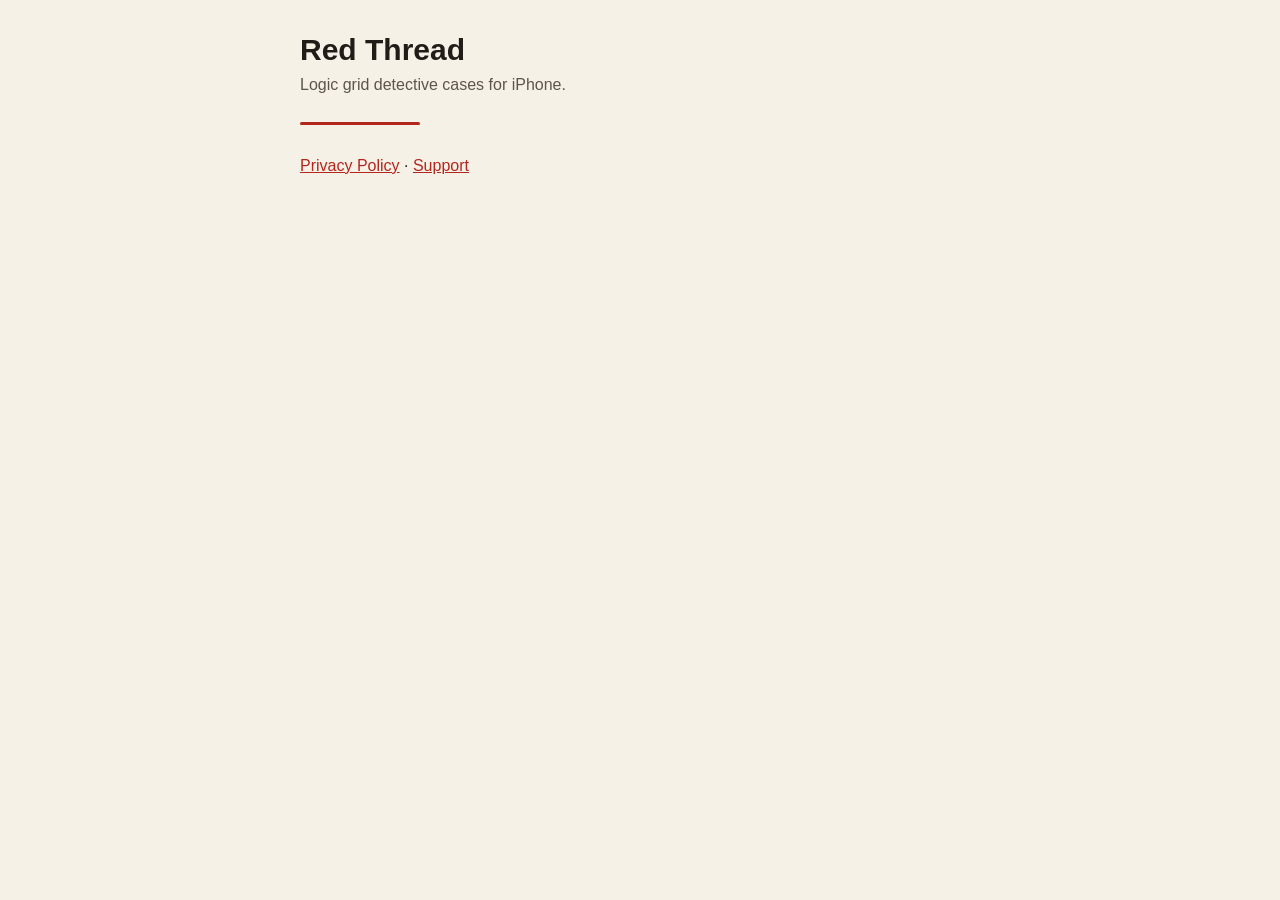
<file: index.html>
<!doctype html><html lang="en"><head><meta charset="utf-8"><meta name="viewport" content="width=device-width,initial-scale=1"><title>Red Thread</title><link rel="stylesheet" href="style.css"></head>
<body><main><h1>Red Thread</h1><p class="sub">Logic grid detective cases for iPhone.</p><div class="thread"></div>
<p><a href="privacy/">Privacy Policy</a> · <a href="support/">Support</a></p></main></body></html>
</file>
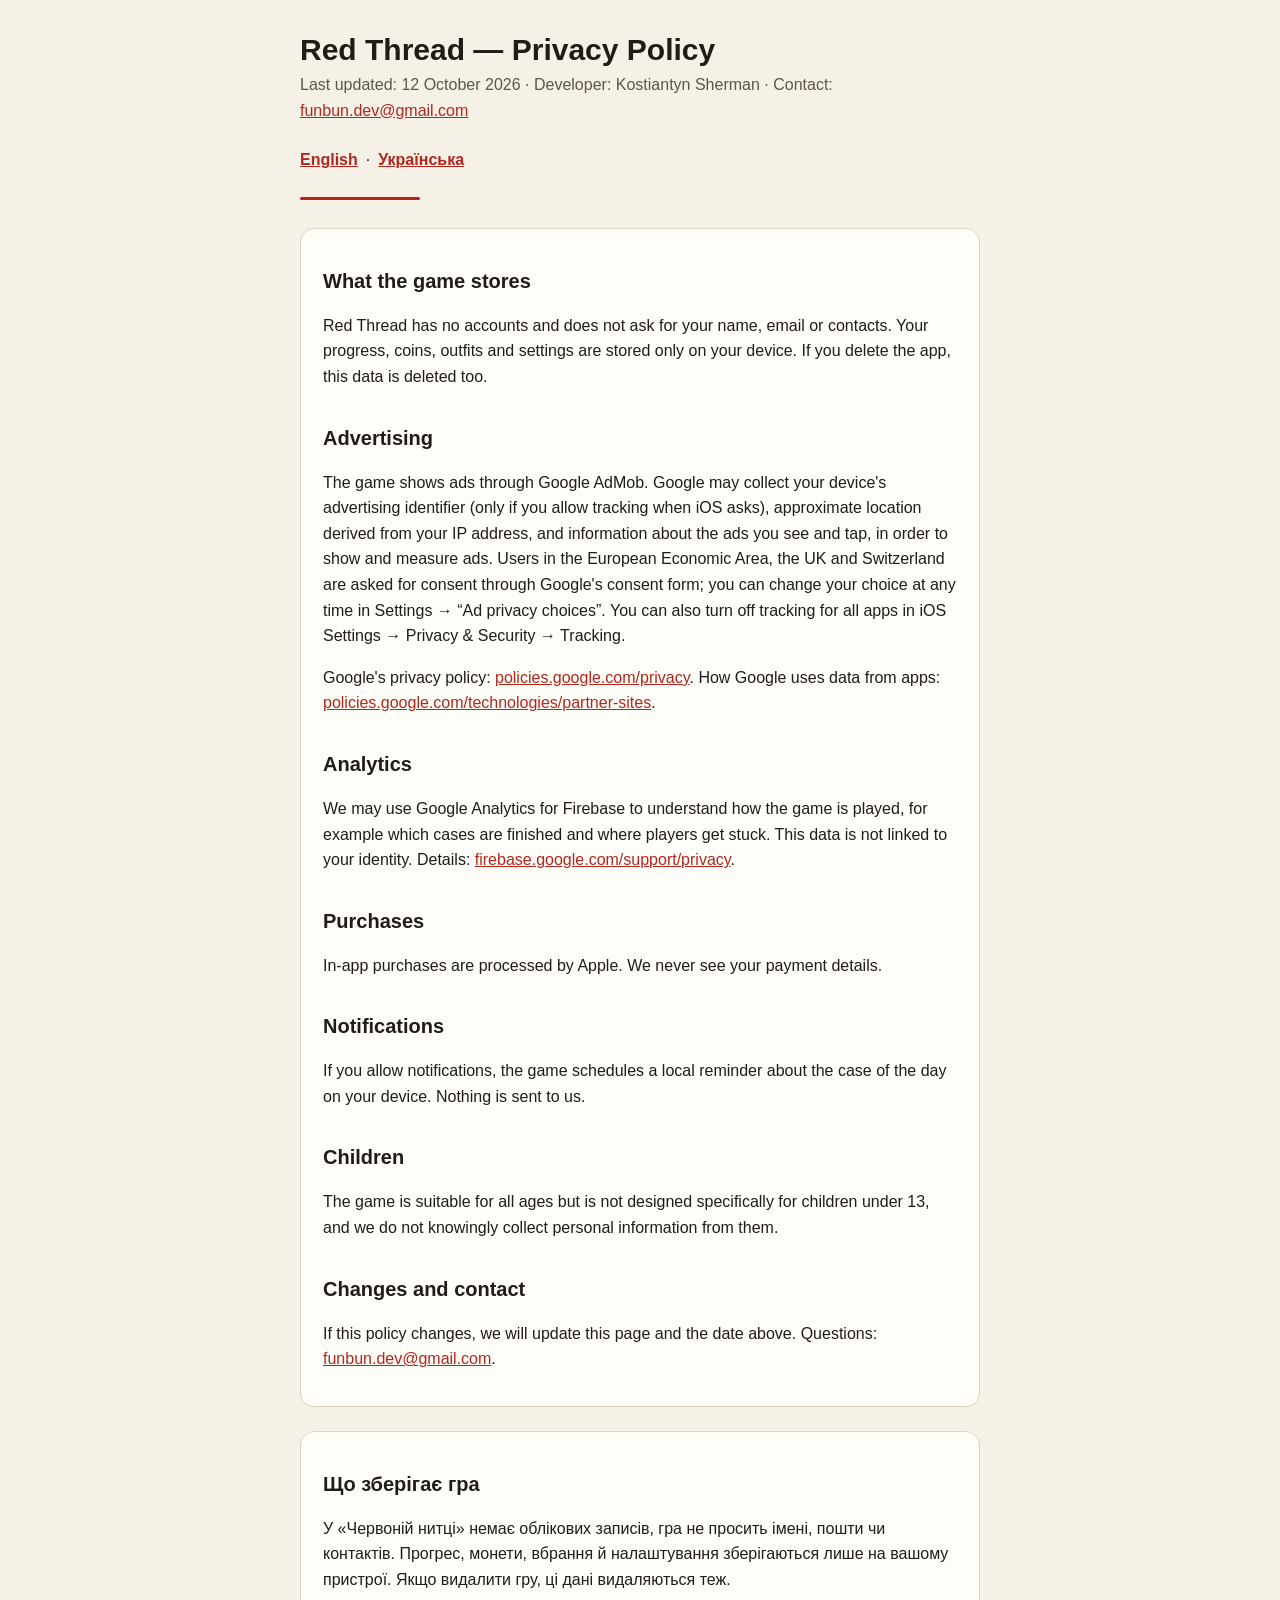
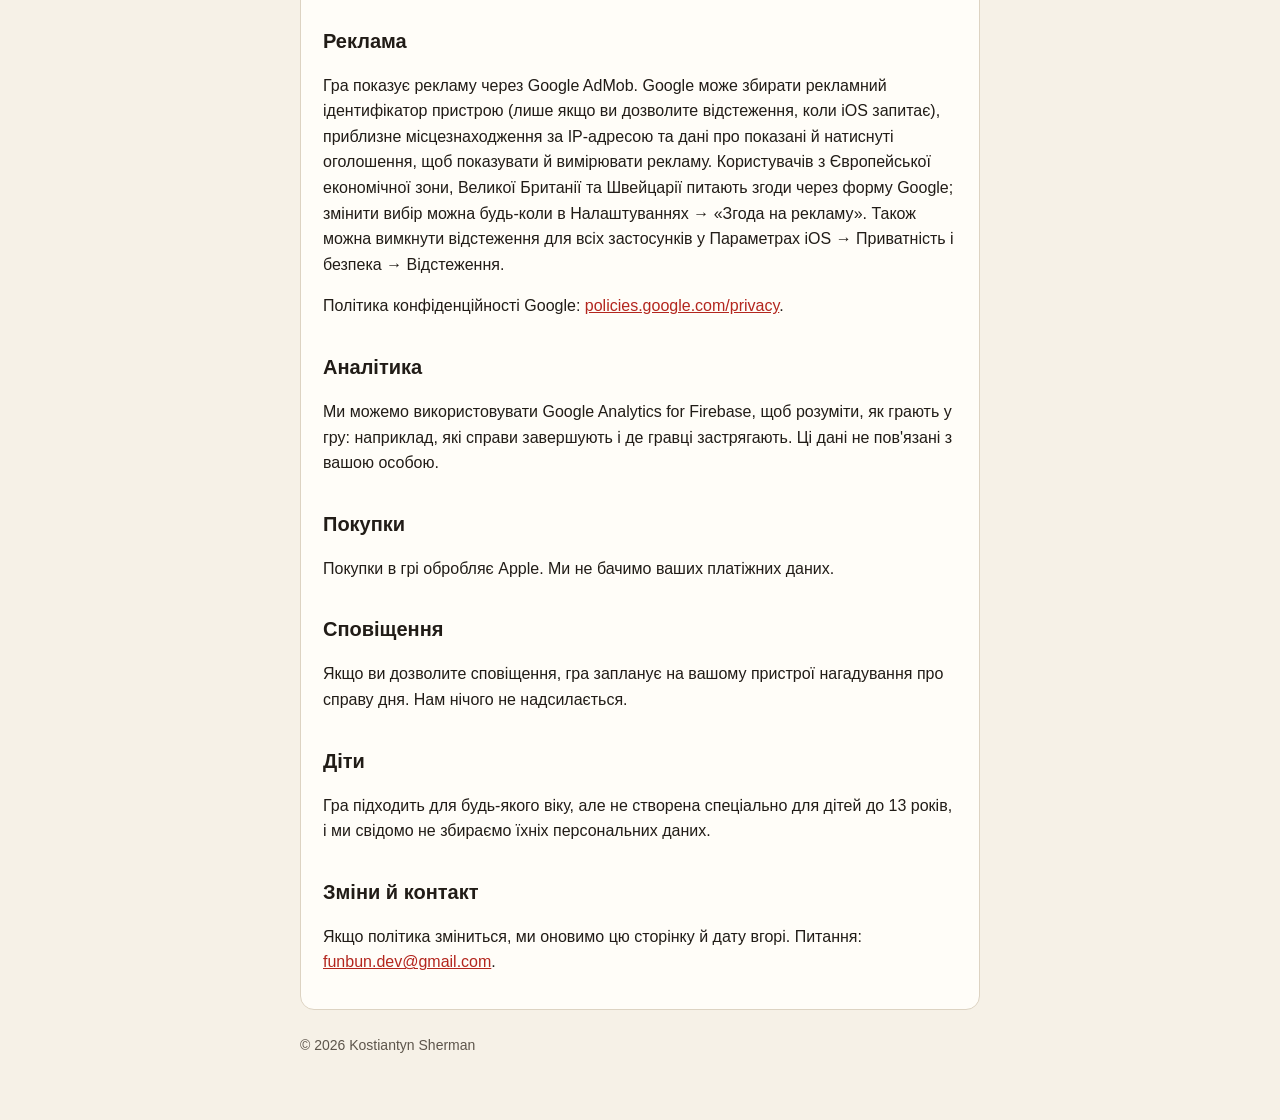
<file: privacy/index.html>
<!doctype html>
<html lang="en">
<head>
<meta charset="utf-8"><meta name="viewport" content="width=device-width,initial-scale=1">
<title>Red Thread — Privacy Policy</title>
<link rel="stylesheet" href="../style.css">
</head>
<body><main>
<h1>Red Thread — Privacy Policy</h1>
<p class="sub">Last updated: 12 October 2026 · Developer: Kostiantyn Sherman · Contact: <a href="mailto:funbun.dev@gmail.com">funbun.dev@gmail.com</a></p>
<div class="lang"><a href="#en">English</a> · <a href="#uk">Українська</a></div>
<div class="thread"></div>

<section id="en">
<h2>What the game stores</h2>
<p>Red Thread has no accounts and does not ask for your name, email or contacts. Your progress, coins, outfits and settings are stored only on your device. If you delete the app, this data is deleted too.</p>
<h2>Advertising</h2>
<p>The game shows ads through Google AdMob. Google may collect your device's advertising identifier (only if you allow tracking when iOS asks), approximate location derived from your IP address, and information about the ads you see and tap, in order to show and measure ads. Users in the European Economic Area, the UK and Switzerland are asked for consent through Google's consent form; you can change your choice at any time in Settings → “Ad privacy choices”. You can also turn off tracking for all apps in iOS Settings → Privacy &amp; Security → Tracking.</p>
<p>Google's privacy policy: <a href="https://policies.google.com/privacy">policies.google.com/privacy</a>. How Google uses data from apps: <a href="https://policies.google.com/technologies/partner-sites">policies.google.com/technologies/partner-sites</a>.</p>
<h2>Analytics</h2>
<p>We may use Google Analytics for Firebase to understand how the game is played, for example which cases are finished and where players get stuck. This data is not linked to your identity. Details: <a href="https://firebase.google.com/support/privacy">firebase.google.com/support/privacy</a>.</p>
<h2>Purchases</h2>
<p>In-app purchases are processed by Apple. We never see your payment details.</p>
<h2>Notifications</h2>
<p>If you allow notifications, the game schedules a local reminder about the case of the day on your device. Nothing is sent to us.</p>
<h2>Children</h2>
<p>The game is suitable for all ages but is not designed specifically for children under 13, and we do not knowingly collect personal information from them.</p>
<h2>Changes and contact</h2>
<p>If this policy changes, we will update this page and the date above. Questions: <a href="mailto:funbun.dev@gmail.com">funbun.dev@gmail.com</a>.</p>
</section>

<section id="uk" lang="uk">
<h2>Що зберігає гра</h2>
<p>У «Червоній нитці» немає облікових записів, гра не просить імені, пошти чи контактів. Прогрес, монети, вбрання й налаштування зберігаються лише на вашому пристрої. Якщо видалити гру, ці дані видаляються теж.</p>
<h2>Реклама</h2>
<p>Гра показує рекламу через Google AdMob. Google може збирати рекламний ідентифікатор пристрою (лише якщо ви дозволите відстеження, коли iOS запитає), приблизне місцезнаходження за IP-адресою та дані про показані й натиснуті оголошення, щоб показувати й вимірювати рекламу. Користувачів з Європейської економічної зони, Великої Британії та Швейцарії питають згоди через форму Google; змінити вибір можна будь-коли в Налаштуваннях → «Згода на рекламу». Також можна вимкнути відстеження для всіх застосунків у Параметрах iOS → Приватність і безпека → Відстеження.</p>
<p>Політика конфіденційності Google: <a href="https://policies.google.com/privacy">policies.google.com/privacy</a>.</p>
<h2>Аналітика</h2>
<p>Ми можемо використовувати Google Analytics for Firebase, щоб розуміти, як грають у гру: наприклад, які справи завершують і де гравці застрягають. Ці дані не пов'язані з вашою особою.</p>
<h2>Покупки</h2>
<p>Покупки в грі обробляє Apple. Ми не бачимо ваших платіжних даних.</p>
<h2>Сповіщення</h2>
<p>Якщо ви дозволите сповіщення, гра запланує на вашому пристрої нагадування про справу дня. Нам нічого не надсилається.</p>
<h2>Діти</h2>
<p>Гра підходить для будь-якого віку, але не створена спеціально для дітей до 13 років, і ми свідомо не збираємо їхніх персональних даних.</p>
<h2>Зміни й контакт</h2>
<p>Якщо політика зміниться, ми оновимо цю сторінку й дату вгорі. Питання: <a href="mailto:funbun.dev@gmail.com">funbun.dev@gmail.com</a>.</p>
</section>
<footer>© 2026 Kostiantyn Sherman</footer>
</main></body></html>
</file>
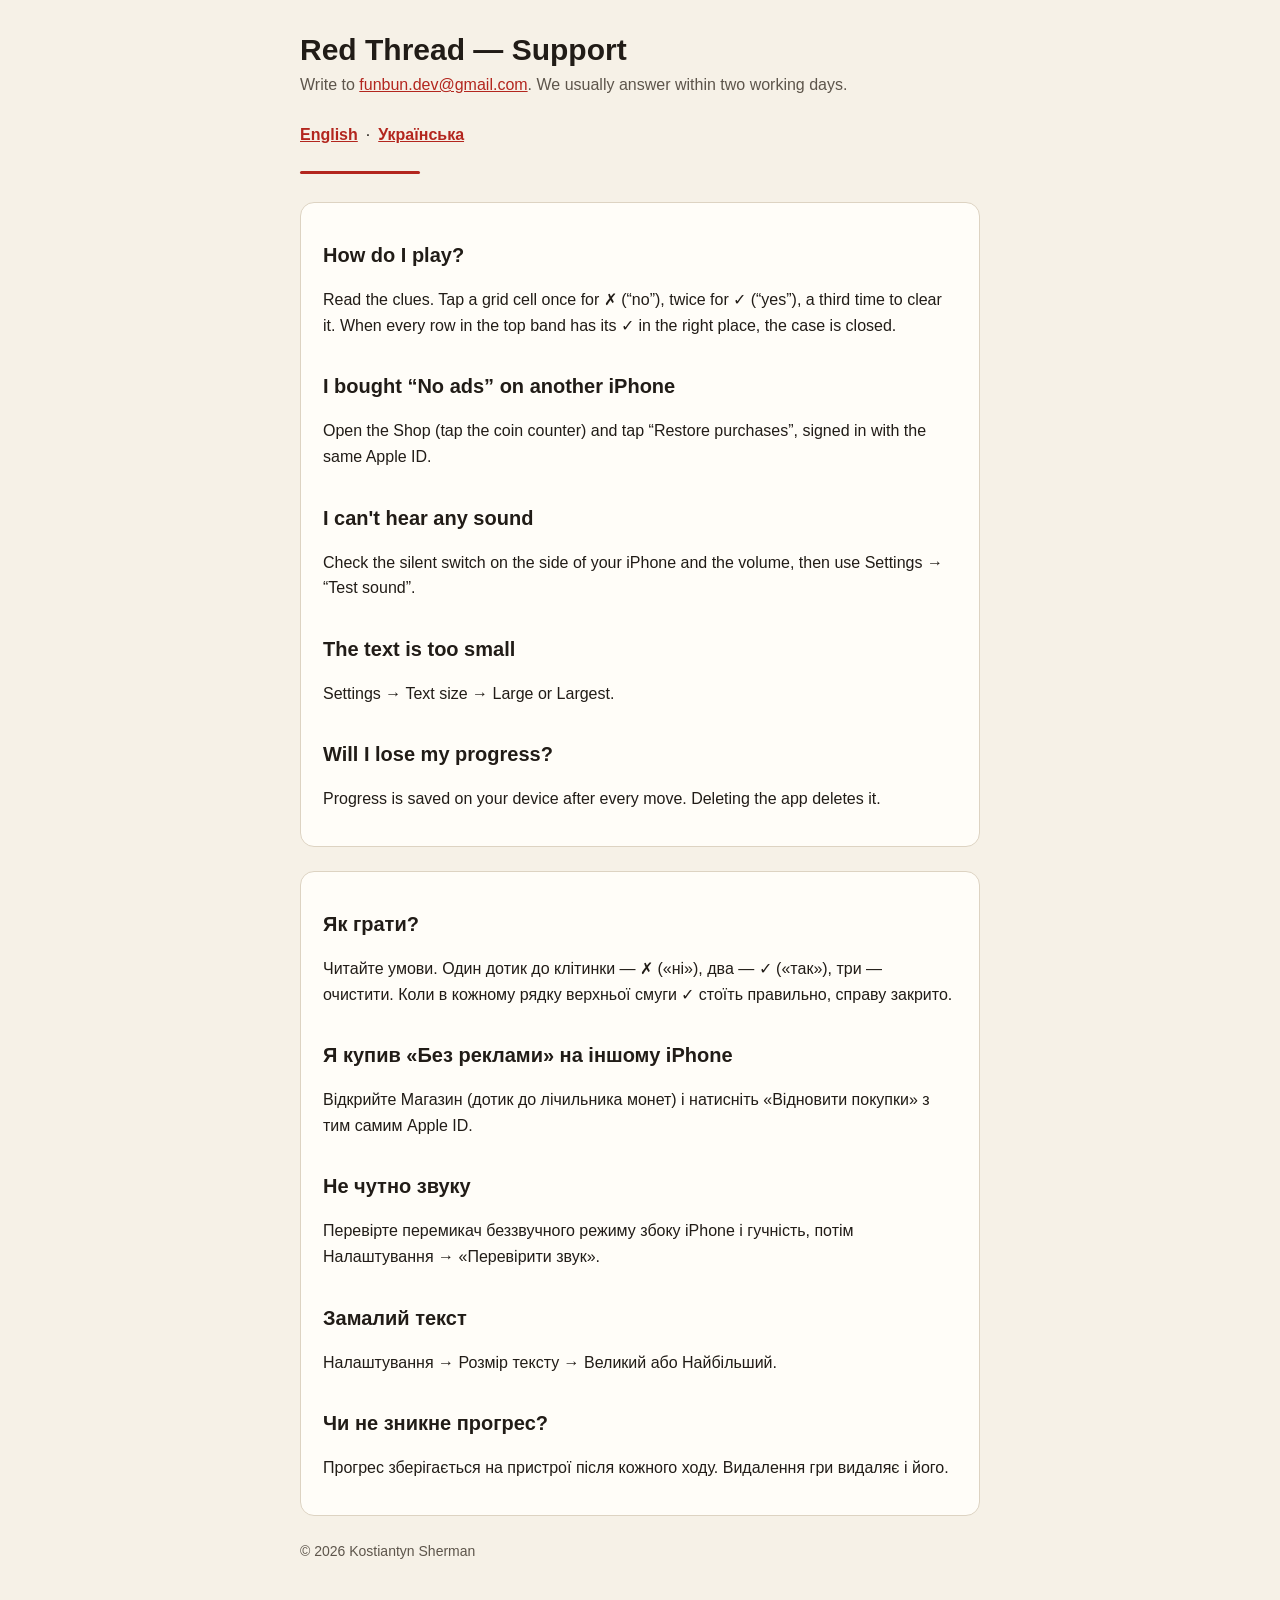
<file: support/index.html>
<!doctype html>
<html lang="en">
<head>
<meta charset="utf-8"><meta name="viewport" content="width=device-width,initial-scale=1">
<title>Red Thread — Support</title>
<link rel="stylesheet" href="../style.css">
</head>
<body><main>
<h1>Red Thread — Support</h1>
<p class="sub">Write to <a href="mailto:funbun.dev@gmail.com">funbun.dev@gmail.com</a>. We usually answer within two working days.</p>
<div class="lang"><a href="#en">English</a> · <a href="#uk">Українська</a></div>
<div class="thread"></div>
<section id="en">
<h2>How do I play?</h2>
<p>Read the clues. Tap a grid cell once for ✗ (“no”), twice for ✓ (“yes”), a third time to clear it. When every row in the top band has its ✓ in the right place, the case is closed.</p>
<h2>I bought “No ads” on another iPhone</h2>
<p>Open the Shop (tap the coin counter) and tap “Restore purchases”, signed in with the same Apple ID.</p>
<h2>I can't hear any sound</h2>
<p>Check the silent switch on the side of your iPhone and the volume, then use Settings → “Test sound”.</p>
<h2>The text is too small</h2>
<p>Settings → Text size → Large or Largest.</p>
<h2>Will I lose my progress?</h2>
<p>Progress is saved on your device after every move. Deleting the app deletes it.</p>
</section>
<section id="uk" lang="uk">
<h2>Як грати?</h2>
<p>Читайте умови. Один дотик до клітинки — ✗ («ні»), два — ✓ («так»), три — очистити. Коли в кожному рядку верхньої смуги ✓ стоїть правильно, справу закрито.</p>
<h2>Я купив «Без реклами» на іншому iPhone</h2>
<p>Відкрийте Магазин (дотик до лічильника монет) і натисніть «Відновити покупки» з тим самим Apple ID.</p>
<h2>Не чутно звуку</h2>
<p>Перевірте перемикач беззвучного режиму збоку iPhone і гучність, потім Налаштування → «Перевірити звук».</p>
<h2>Замалий текст</h2>
<p>Налаштування → Розмір тексту → Великий або Найбільший.</p>
<h2>Чи не зникне прогрес?</h2>
<p>Прогрес зберігається на пристрої після кожного ходу. Видалення гри видаляє і його.</p>
</section>
<footer>© 2026 Kostiantyn Sherman</footer>
</main></body></html>
</file>
<file: style.css>
:root{--bg:#F6F1E7;--ink:#211C17;--muted:#5D554B;--red:#B3261E;--line:#DDD3C2;--card:#FFFDF8}
@media (prefers-color-scheme:dark){:root{--bg:#14161C;--ink:#EDE6D6;--muted:#A69D8C;--red:#FF6B5E;--line:#2C3038;--card:#1B1E26;color-scheme:dark}}
*{box-sizing:border-box}
body{margin:0;background:var(--bg);color:var(--ink);font:16px/1.6 -apple-system,BlinkMacSystemFont,"Segoe UI",Roboto,sans-serif}
main{max-width:720px;margin:0 auto;padding:32px 20px 64px}
h1{font-size:30px;line-height:1.2;margin:0 0 4px;text-wrap:balance}
h2{font-size:20px;margin:32px 0 8px}
.sub{color:var(--muted);margin:0 0 24px}
.lang{display:flex;gap:8px;margin:0 0 24px}
.lang a{color:var(--red);font-weight:600}
.thread{height:3px;background:var(--red);border-radius:2px;width:120px;margin:16px 0 28px}
section{background:var(--card);border:1px solid var(--line);border-radius:14px;padding:4px 22px 18px;margin:0 0 24px}
a{color:var(--red)}
li{margin:4px 0}
footer{color:var(--muted);font-size:14px}
</file>
